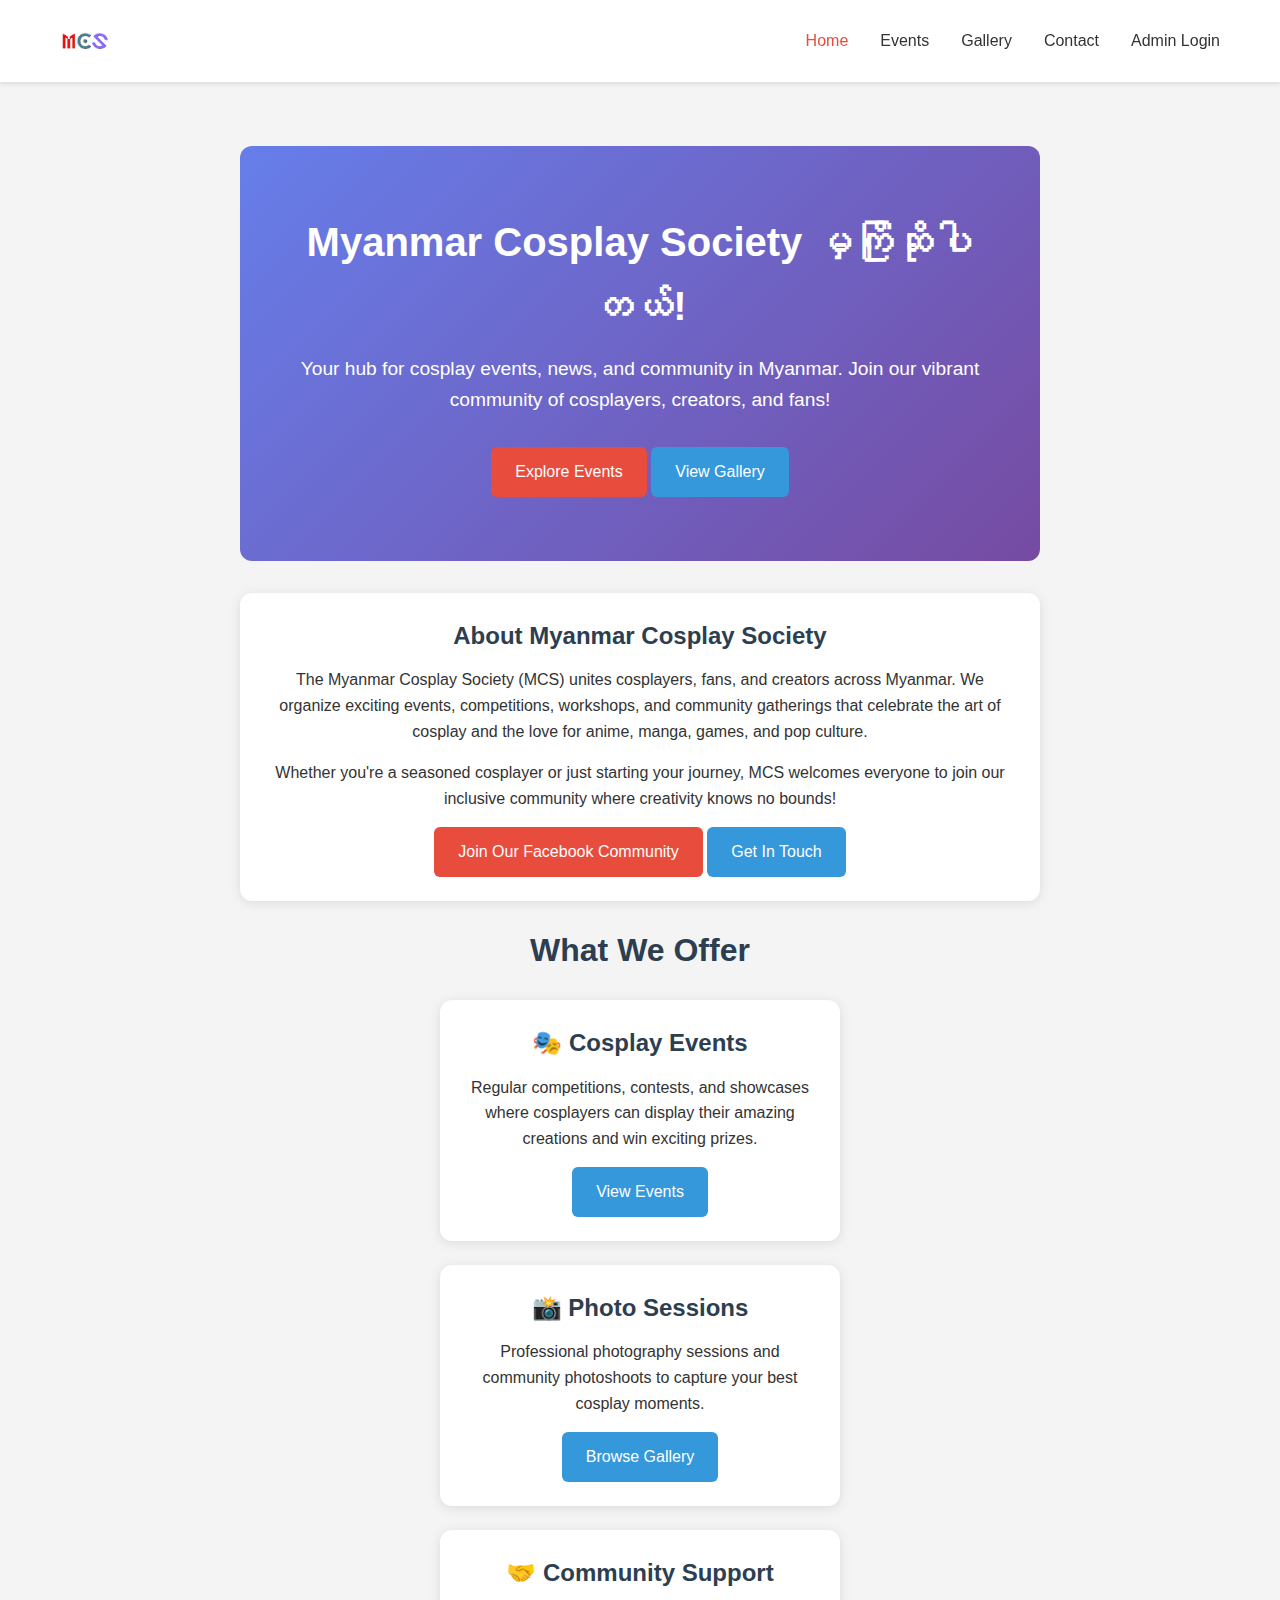
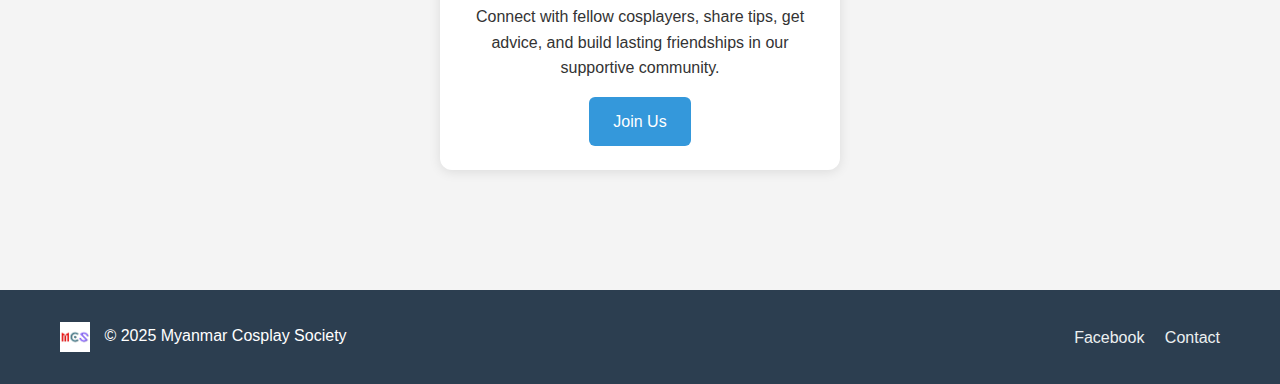
<file: index.html>
<!DOCTYPE html>
<html lang="en">
<head>
    <meta charset="UTF-8">
    <meta name="viewport" content="width=device-width, initial-scale=1.0">
    <title>Myanmar Cosplay Society - MCS Official Website</title>
    <link rel="stylesheet" href="css/style.css">
    <link rel="icon" href="assets/logos/409741896_326847926966167_8324030770226370805_n.jpg">
</head>
<body>
    <header>
        <div class="container nav-flex">
            <img src="assets/logos/409741896_326847926966167_8324030770226370805_n.jpg" alt="MCS Logo" class="logo">
            <nav>
                <ul>
                    <li><a href="index.html" class="active">Home</a></li>
                    <li><a href="events.html">Events</a></li>
                    <li><a href="gallery.html">Gallery</a></li>
                    <li><a href="contact.html">Contact</a></li>
                    <li><a href="login.html" class="login-link">Admin Login</a></li>
                </ul>
            </nav>
        </div>
    </header>
    <main>
        <section class="hero">
            <h2>Myanmar Cosplay Society မှကြိုဆိုပါတယ်!</h2>
            <p>Your hub for cosplay events, news, and community in Myanmar. Join our vibrant community of cosplayers, creators, and fans!</p>
            <div class="cta-center">
                <a href="events.html" class="btn-primary">Explore Events</a>
                <a href="gallery.html" class="btn-secondary">View Gallery</a>
            </div>
        </section>
        
        <section class="container">
            <div class="highlight-card" style="max-width: 800px;">
                <h3>About Myanmar Cosplay Society</h3>
                <p>
                    The Myanmar Cosplay Society (MCS) unites cosplayers, fans, and creators across Myanmar.
                    We organize exciting events, competitions, workshops, and community gatherings that celebrate
                    the art of cosplay and the love for anime, manga, games, and pop culture.
                </p>
                <p>
                    Whether you're a seasoned cosplayer or just starting your journey, MCS welcomes everyone
                    to join our inclusive community where creativity knows no bounds!
                </p>
                <div class="cta-center">
                    <a href="https://www.facebook.com/MCSmm2023" target="_blank" class="btn-primary">Join Our Facebook Community</a>
                    <a href="contact.html" class="btn-secondary">Get In Touch</a>
                </div>
            </div>
        </section>

        <section class="container">
            <h2 class="text-center">What We Offer</h2>
            <div class="event-list">
                <div class="highlight-card">
                    <h3>🎭 Cosplay Events</h3>
                    <p>Regular competitions, contests, and showcases where cosplayers can display their amazing creations and win exciting prizes.</p>
                    <div class="cta-center">
                        <a href="events.html" class="btn-secondary">View Events</a>
                    </div>
                </div>
                
                <div class="highlight-card">
                    <h3>📸 Photo Sessions</h3>
                    <p>Professional photography sessions and community photoshoots to capture your best cosplay moments.</p>
                    <div class="cta-center">
                        <a href="gallery.html" class="btn-secondary">Browse Gallery</a>
                    </div>
                </div>
                
                <div class="highlight-card">
                    <h3>🤝 Community Support</h3>
                    <p>Connect with fellow cosplayers, share tips, get advice, and build lasting friendships in our supportive community.</p>
                    <div class="cta-center">
                        <a href="contact.html" class="btn-secondary">Join Us</a>
                    </div>
                </div>
            </div>
        </section>
    </main>
    
    <footer>
        <div class="container footer-flex">
            <div>
                <img src="assets/logos/409741896_326847926966167_8324030770226370805_n.jpg" alt="MCS Logo" class="footer-logo">
                <span>&copy; 2025 Myanmar Cosplay Society</span>
            </div>
            <div>
                <a href="https://www.facebook.com/MCSmm2023" target="_blank">Facebook</a>
                <a href="contact.html">Contact</a>
            </div>
        </div>
    </footer>
    
    <script src="js/app.js"></script>
    <script>
        // Initialize homepage
        MCS.initPage('home');
    </script>
</body>
</html>
</file>
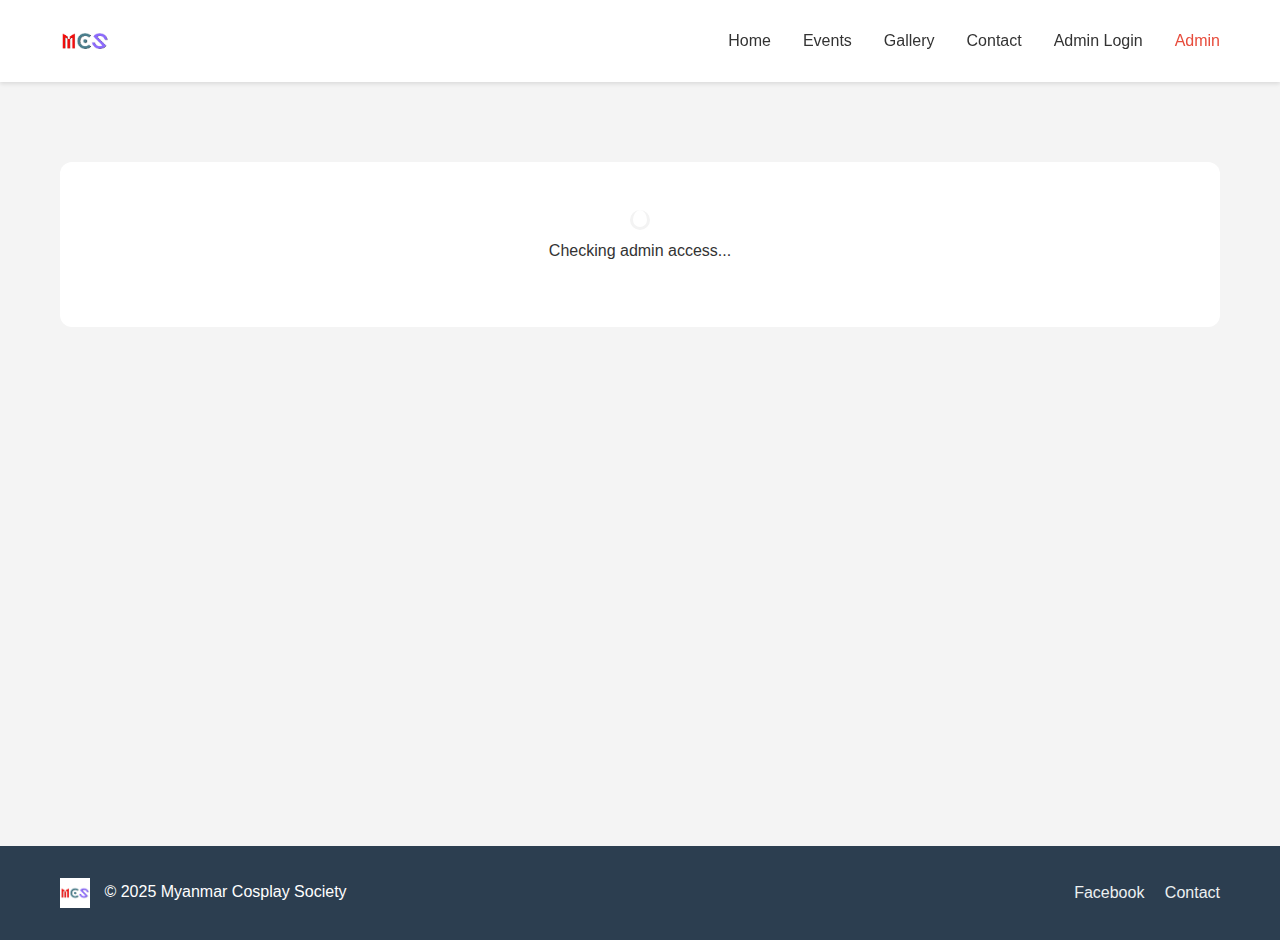
<file: admin.html>
<!DOCTYPE html>
<html lang="en">
<head>
  <meta charset="UTF-8">
  <meta name="viewport" content="width=device-width,initial-scale=1.0">
  <title>Admin Panel | Myanmar Cosplay Society</title>
  <link rel="stylesheet" href="css/style.css">
  <link rel="icon" href="assets/logos/409741896_326847926966167_8324030770226370805_n.jpg">
  <style>
    .admin-container {
      max-width: 1200px;
      margin: 48px auto;
      padding: 0 20px;
    }
    .admin-header {
      background: linear-gradient(135deg, var(--primary-color), var(--secondary-color));
      color: white;
      padding: 32px;
      border-radius: 12px;
      margin-bottom: 32px;
      text-align: center;
    }
    .admin-stats {
      display: grid;
      grid-template-columns: repeat(auto-fit, minmax(250px, 1fr));
      gap: 20px;
      margin-bottom: 32px;
    }
    .stat-card {
      background: white;
      padding: 24px;
      border-radius: 12px;
      box-shadow: var(--shadow-md);
      text-align: center;
    }
    .stat-number {
      font-size: 2.5rem;
      font-weight: bold;
      color: var(--primary-color);
    }
    .stat-label {
      color: var(--text-secondary);
      font-size: 0.9rem;
      text-transform: uppercase;
      letter-spacing: 0.5px;
    }
    .login-data-table {
      background: white;
      border-radius: 12px;
      box-shadow: var(--shadow-md);
      overflow: hidden;
    }
    .table-header {
      padding: 20px;
      background: var(--gray-100);
      border-bottom: 1px solid var(--gray-200);
    }
    .table-controls {
      display: flex;
      justify-content: space-between;
      align-items: center;
      margin-bottom: 16px;
    }
    .search-box {
      padding: 8px 12px;
      border: 1px solid var(--gray-300);
      border-radius: 6px;
      width: 300px;
    }
    .filter-select {
      padding: 8px 12px;
      border: 1px solid var(--gray-300);
      border-radius: 6px;
      margin-left: 12px;
    }
    .data-table {
      width: 100%;
      border-collapse: collapse;
    }
    .data-table th,
    .data-table td {
      padding: 12px 16px;
      text-align: left;
      border-bottom: 1px solid var(--gray-200);
    }
    .data-table th {
      background: var(--gray-50);
      font-weight: 600;
      color: var(--text-primary);
    }
    .data-table tbody tr:hover {
      background: var(--gray-50);
    }
    .method-badge {
      padding: 4px 8px;
      border-radius: 4px;
      font-size: 0.8rem;
      font-weight: 500;
    }
    .method-gmail {
      background: #FEE2E2;
      color: #DC2626;
    }
    .method-traditional {
      background: #E0E7FF;
      color: #3730A3;
    }
    .access-denied {
      text-align: center;
      padding: 48px;
      background: white;
      border-radius: 12px;
      box-shadow: var(--shadow-md);
    }
    .access-denied h2 {
      color: var(--error-color);
      margin-bottom: 16px;
    }
    .user-avatar {
      width: 32px;
      height: 32px;
      border-radius: 50%;
      object-fit: cover;
    }
    .loading-spinner {
      display: inline-block;
      width: 20px;
      height: 20px;
      border: 3px solid #f3f3f3;
      border-top: 3px solid var(--primary-color);
      border-radius: 50%;
      animation: spin 1s linear infinite;
    }
    @keyframes spin {
      0% { transform: rotate(0deg); }
      100% { transform: rotate(360deg); }
    }
    .export-btn {
      background: var(--success-color);
      color: white;
      border: none;
      padding: 8px 16px;
      border-radius: 6px;
      cursor: pointer;
      font-size: 0.9rem;
    }
    .export-btn:hover {
      background: #059669;
    }
  </style>
</head>
<body>
  <header>
    <div class="container nav-flex">
      <img src="assets/logos/409741896_326847926966167_8324030770226370805_n.jpg" alt="MCS Logo" class="logo">
      <nav>
        <ul>
          <li><a href="index.html">Home</a></li>
          <li><a href="events.html">Events</a></li>
          <li><a href="gallery.html">Gallery</a></li>
          <li><a href="contact.html">Contact</a></li>
          <li><a href="login.html">Admin Login</a></li>
          <li><a href="admin.html" class="active">Admin</a></li>
        </ul>
      </nav>
    </div>
  </header>

  <main>
    <!-- Access Check Container -->
    <div id="access-check" style="display: none;">
      <div class="admin-container">
        <div class="access-denied">
          <div class="loading-spinner"></div>
          <p>Checking admin access...</p>
        </div>
      </div>
    </div>

    <!-- Access Denied Container -->
    <div id="access-denied" style="display: none;">
      <div class="admin-container">
        <div class="access-denied">
          <h2>🔒 Access Denied</h2>
          <p>You need administrator privileges to access this page.</p>
          <p>Please <a href="login.html">login</a> with an admin account.</p>
        </div>
      </div>
    </div>

    <!-- Admin Panel Container -->
    <div id="admin-panel" style="display: none;">
      <div class="admin-container">
        <!-- Admin Header -->
        <div class="admin-header">
          <h1>🛡️ MCS Admin Panel</h1>
          <p>User Authentication & Login Data Management</p>
          <div style="margin-top: 16px;">
            Welcome, <span id="admin-name">Administrator</span>
            <button onclick="logout()" style="margin-left: 16px; padding: 6px 12px; background: rgba(255,255,255,0.2); color: white; border: none; border-radius: 4px; cursor: pointer;">Logout</button>
          </div>
        </div>

        <!-- Statistics Cards -->
        <div class="admin-stats">
          <div class="stat-card">
            <div class="stat-number" id="total-users">0</div>
            <div class="stat-label">Total Users</div>
          </div>
          <div class="stat-card">
            <div class="stat-number" id="total-logins">0</div>
            <div class="stat-label">Total Logins</div>
          </div>
          <div class="stat-card">
            <div class="stat-number" id="total-registrations">0</div>
            <div class="stat-label">Event Registrations</div>
          </div>
          <div class="stat-card">
            <div class="stat-number" id="today-logins">0</div>
            <div class="stat-label">Today's Logins</div>
          </div>
        </div>

        <!-- Event Registrations Table -->
        <div class="login-data-table" style="margin-bottom: 32px;">
          <div class="table-header">
            <div class="table-controls">
              <div>
                <h3>Event Registrations</h3>
              </div>
              <div>
                <input type="text" id="reg-search-input" class="search-box" placeholder="Search registrations...">
                <button class="export-btn" onclick="exportRegistrations()">Export Registrations</button>
              </div>
            </div>
          </div>
          
          <div style="overflow-x: auto;">
            <table class="data-table">
              <thead>
                <tr>
                  <th>Event</th>
                  <th>Name</th>
                  <th>Email</th>
                  <th>Contact Number</th>
                  <th>Type</th>
                  <th>Character</th>
                  <th>Facebook</th>
                  <th>Registration Time</th>
                  <th>Status</th>
                </tr>
              </thead>
              <tbody id="registrations-tbody">
                <!-- Registration data will be populated by JavaScript -->
              </tbody>
            </table>
          </div>
        </div>

        <!-- Login Data Table -->
        <div class="login-data-table">
          <div class="table-header">
            <div class="table-controls">
              <div>
                <h3>Login Activity Log</h3>
              </div>
              <div>
                <input type="text" id="search-input" class="search-box" placeholder="Search by name or email...">
                <select id="method-filter" class="filter-select">
                  <option value="">All Methods</option>
                  <option value="gmail">Gmail</option>
                  <option value="traditional">Traditional</option>
                </select>
                <button class="export-btn" onclick="exportData()">Export CSV</button>
              </div>
            </div>
          </div>
          
          <div style="overflow-x: auto;">
            <table class="data-table">
              <thead>
                <tr>
                  <th>User</th>
                  <th>Email</th>
                  <th>Login Method</th>
                  <th>Login Time</th>
                  <th>User Agent</th>
                </tr>
              </thead>
              <tbody id="login-data-tbody">
                <!-- Data will be populated by JavaScript -->
              </tbody>
            </table>
          </div>
        </div>
      </div>
    </div>
  </main>

  <footer>
    <div class="container footer-flex">
      <div>
        <img src="assets/logos/409741896_326847926966167_8324030770226370805_n.jpg" alt="MCS Logo" class="footer-logo">
        <span>© 2025 Myanmar Cosplay Society</span>
      </div>
      <div>
        <a href="https://www.facebook.com/MCSmm2023" target="_blank">Facebook</a>
        <a href="contact.html">Contact</a>
      </div>
    </div>
  </footer>

  <script src="js/app.js"></script>
  <script src="js/auth.js"></script>
  <script src="js/admin.js"></script>
</body>
</html>
</file>
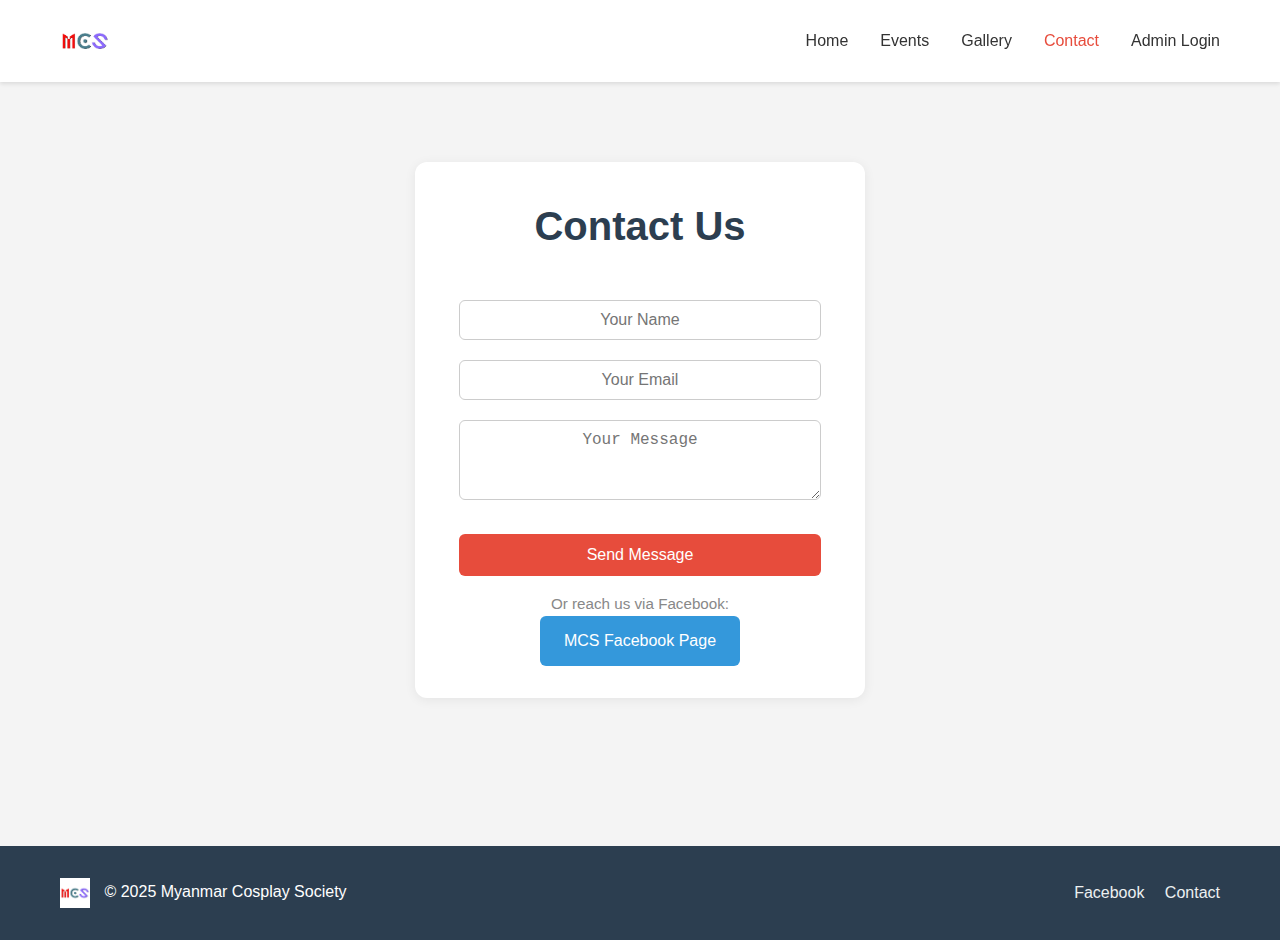
<file: contact.html>
<!DOCTYPE html>
<html lang="en">
<head>
  <meta charset="UTF-8">
  <meta name="viewport" content="width=device-width,initial-scale=1.0">
  <title>Contact | Myanmar Cosplay Society</title>
  <link rel="stylesheet" href="css/style.css">
  <link rel="icon" href="assets/logos/409741896_326847926966167_8324030770226370805_n.jpg">
  <style>
    .contact-card {
      max-width: 450px;
      margin: 48px auto;
      background: #fff;
      border-radius: 12px;
      box-shadow: 0 2px 12px #0001;
      padding: 32px 24px;
      text-align: center;
    }
    .contact-card input,
    .contact-card textarea {
      width: 90%;
      padding: 10px;
      margin: 10px 0;
      border-radius: 6px;
      border: 1px solid #ccc;
      font-size: 1rem;
      text-align: center;
    }
    .contact-card textarea {
      min-height: 80px;
      resize: vertical;
    }
    .contact-card .btn-primary {
      width: 90%;
      margin-top: 16px;
    }
    .contact-card .note {
      color: #888;
      font-size: .95rem;
      margin-top: 16px;
    }
  </style>
</head>
<body>
  <header>
    <div class="container nav-flex">
      <img src="assets/logos/409741896_326847926966167_8324030770226370805_n.jpg" alt="MCS Logo" class="logo">
      <nav>
        <ul>
          <li><a href="index.html">Home</a></li>
          <li><a href="events.html">Events</a></li>
          <li><a href="gallery.html">Gallery</a></li>
          <li><a href="contact.html" class="active">Contact</a></li>
          <li><a href="login.html" class="login-link">Admin Login</a></li>
        </ul>
      </nav>
    </div>
  </header>
  <main>
    <section>
      <div class="contact-card">
        <h1>Contact Us</h1>
        <form onsubmit="alert('Thank you for contacting us! We will get back to you soon.'); return false;">
          <input type="text" placeholder="Your Name" required><br>
          <input type="email" placeholder="Your Email" required><br>
          <textarea placeholder="Your Message" required></textarea><br>
          <button type="submit" class="btn-primary">Send Message</button>
        </form>
        <div class="note">
          Or reach us via Facebook:<br>
          <a href="https://www.facebook.com/MCSmm2023" class="btn-secondary" target="_blank">MCS Facebook Page</a>
        </div>
      </div>
    </section>
  </main>
  <footer>
    <div class="container footer-flex">
      <div>
        <img src="assets/logos/409741896_326847926966167_8324030770226370805_n.jpg" alt="MCS Logo" class="footer-logo">
        <span>© 2025 Myanmar Cosplay Society</span>
      </div>
      <div>
        <a href="https://www.facebook.com/MCSmm2023" target="_blank">Facebook</a>
        <a href="contact.html">Contact</a>
      </div>
    </div>
  </footer>
  <script src="js/app.js"></script>
</body>
</html>
</file>
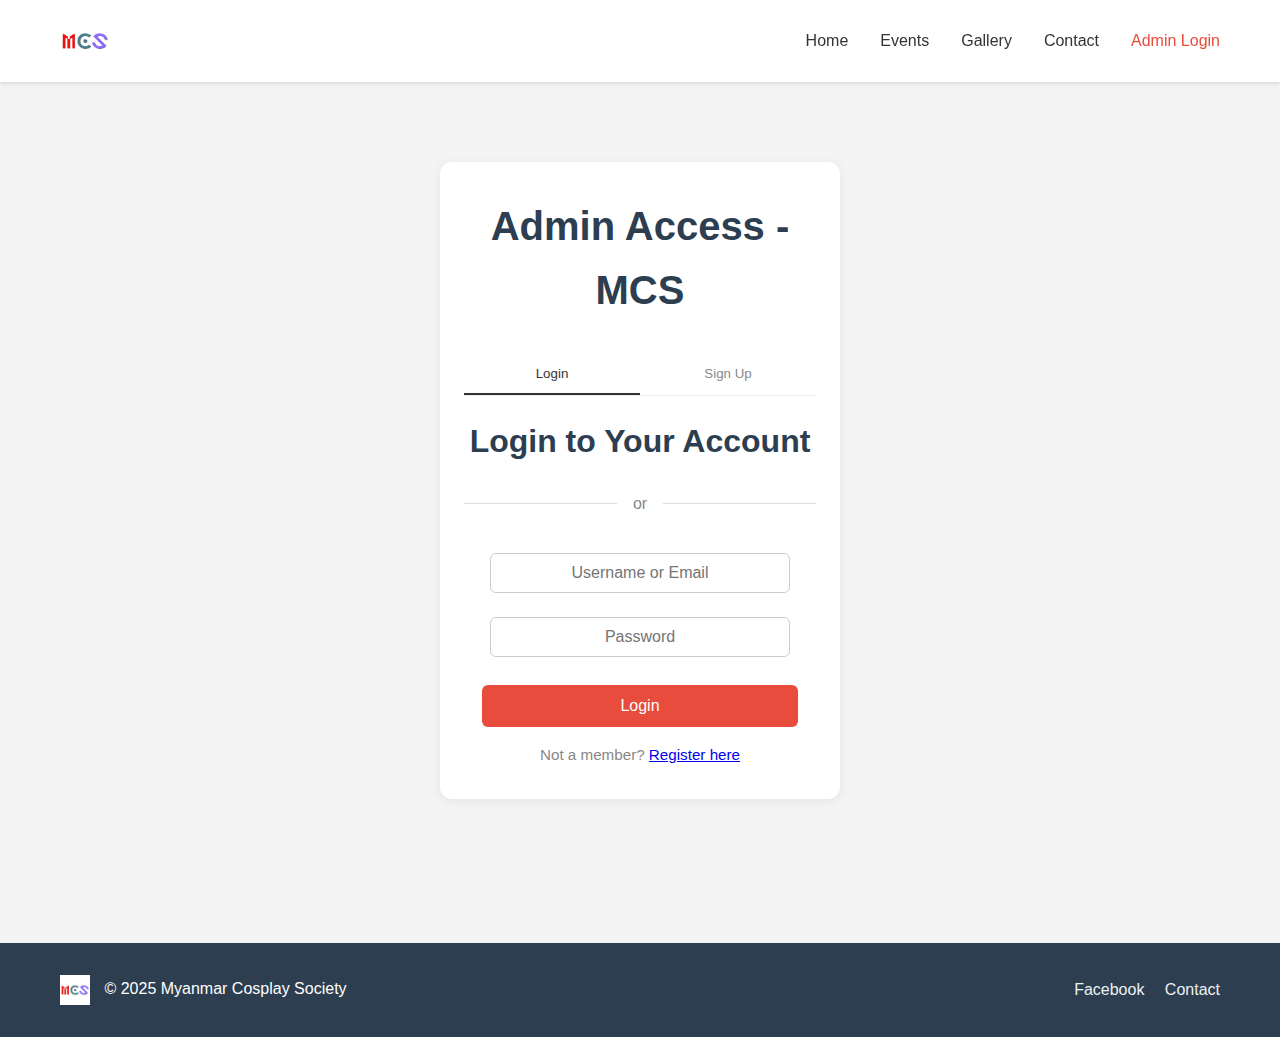
<file: login.html>
<!DOCTYPE html>
<html lang="en">
<head>
  <meta charset="UTF-8">
  <meta name="viewport" content="width=device-width,initial-scale=1.0">
  <title>Admin Login | Myanmar Cosplay Society</title>
  <link rel="stylesheet" href="css/style.css">
  <link rel="icon" href="assets/logos/409741896_326847926966167_8324030770226370805_n.jpg">
  <script src="https://accounts.google.com/gsi/client" async defer></script>
  <style>
    .login-card {
      max-width: 400px;
      margin: 48px auto;
      background: #fff;
      border-radius: 12px;
      box-shadow: 0 2px 12px #0001;
      padding: 32px 24px;
      text-align: center;
    }
    .login-card input {
      width: 85%;
      padding: 10px;
      margin: 12px 0;
      border-radius: 6px;
      border: 1px solid #ccc;
      font-size: 1rem;
      text-align: center;
    }
    .login-card .btn-primary {
      width: 90%;
      margin-top: 16px;
    }
    .login-card .note {
      color: #888;
      font-size: .95rem;
      margin-top: 16px;
    }
    .divider {
      display: flex;
      align-items: center;
      margin: 24px 0;
      color: #888;
    }
    .divider::before,
    .divider::after {
      content: '';
      flex: 1;
      height: 1px;
      background: #ddd;
    }
    .divider::before {
      margin-right: 16px;
    }
    .divider::after {
      margin-left: 16px;
    }
    .google-btn {
      display: flex;
      align-items: center;
      justify-content: center;
      width: 90%;
      margin: 12px auto;
      padding: 12px;
      border: 1px solid #ddd;
      border-radius: 6px;
      background: white;
      color: #333;
      text-decoration: none;
      cursor: pointer;
      transition: all 0.3s ease;
    }
    .google-btn:hover {
      background: #f8f8f8;
      border-color: #ccc;
    }
    .google-btn img {
      width: 20px;
      height: 20px;
      margin-right: 8px;
    }
    .auth-tabs {
      display: flex;
      margin-bottom: 20px;
      border-bottom: 1px solid #eee;
    }
    .auth-tab {
      flex: 1;
      padding: 12px;
      text-align: center;
      background: none;
      border: none;
      cursor: pointer;
      color: #888;
      border-bottom: 2px solid transparent;
    }
    .auth-tab.active {
      color: var(--primary-color);
      border-bottom-color: var(--primary-color);
    }
    .auth-form {
      display: none;
    }
    .auth-form.active {
      display: block;
    }
  </style>
</head>
<body>
  <header>
    <div class="container nav-flex">
      <img src="assets/logos/409741896_326847926966167_8324030770226370805_n.jpg" alt="MCS Logo" class="logo">
      <nav>
        <ul>
          <li><a href="index.html">Home</a></li>
          <li><a href="events.html">Events</a></li>
          <li><a href="gallery.html">Gallery</a></li>
          <li><a href="contact.html">Contact</a></li>
          <li><a href="login.html" class="active">Admin Login</a></li>
        </ul>
      </nav>
    </div>
  </header>
  <main>
    <section>
      <div class="login-card">
        <h1>Admin Access - MCS</h1>
        
        <!-- Auth Tabs -->
        <div class="auth-tabs">
          <button class="auth-tab active" onclick="switchTab('login')">Login</button>
          <button class="auth-tab" onclick="switchTab('signup')">Sign Up</button>
        </div>

        <!-- Login Form -->
        <div id="login-form" class="auth-form active">
          <h2>Login to Your Account</h2>
          
          <!-- Gmail Login Button -->
          <div id="g_id_onload"
               data-client_id="YOUR_GOOGLE_CLIENT_ID"
               data-context="signin"
               data-ux_mode="popup"
               data-callback="handleCredentialResponse"
               data-auto_prompt="false">
          </div>
          <div class="g_id_signin" 
               data-type="standard"
               data-shape="rectangular"
               data-theme="outline"
               data-text="signin_with"
               data-size="large"
               data-logo_alignment="left"
               data-width="320">
          </div>
          
          <div class="divider">or</div>
          
          <!-- Traditional Login Form -->
          <form onsubmit="handleTraditionalLogin(event)">
            <input type="text" placeholder="Username or Email" required><br>
            <input type="password" placeholder="Password" required><br>
            <button type="submit" class="btn-primary">Login</button>
          </form>
        </div>

        <!-- Signup Form -->
        <div id="signup-form" class="auth-form">
          <h2>Create New Account</h2>
          
          <!-- Gmail Signup Button -->
          <div class="google-btn" onclick="handleGoogleSignup()">
            <svg width="20" height="20" viewBox="0 0 24 24">
              <path fill="#4285F4" d="M22.56 12.25c0-.78-.07-1.53-.2-2.25H12v4.26h5.92c-.26 1.37-1.04 2.53-2.21 3.31v2.77h3.57c2.08-1.92 3.28-4.74 3.28-8.09z"/>
              <path fill="#34A853" d="M12 23c2.97 0 5.46-.98 7.28-2.66l-3.57-2.77c-.98.66-2.23 1.06-3.71 1.06-2.86 0-5.29-1.93-6.16-4.53H2.18v2.84C3.99 20.53 7.7 23 12 23z"/>
              <path fill="#FBBC05" d="M5.84 14.09c-.22-.66-.35-1.36-.35-2.09s.13-1.43.35-2.09V7.07H2.18C1.43 8.55 1 10.22 1 12s.43 3.45 1.18 4.93l2.85-2.22.81-.62z"/>
              <path fill="#EA4335" d="M12 5.38c1.62 0 3.06.56 4.21 1.64l3.15-3.15C17.45 2.09 14.97 1 12 1 7.7 1 3.99 3.47 2.18 7.07l3.66 2.84c.87-2.6 3.3-4.53 6.16-4.53z"/>
            </svg>
            Sign up with Google
          </div>
          
          <div class="divider">or</div>
          
          <!-- Traditional Signup Form -->
          <form onsubmit="handleTraditionalSignup(event)">
            <input type="text" placeholder="Full Name" required><br>
            <input type="email" placeholder="Email Address" required><br>
            <input type="password" placeholder="Create Password" required><br>
            <input type="password" placeholder="Confirm Password" required><br>
            <button type="submit" class="btn-primary">Create Account</button>
          </form>
        </div>

        <div class="note">
          <span id="auth-switch-text">Not a member? <a href="#" onclick="switchTab('signup'); return false;">Register here</a></span>
        </div>
      </div>
    </section>
  </main>
  <footer>
    <div class="container footer-flex">
      <div>
        <img src="assets/logos/409741896_326847926966167_8324030770226370805_n.jpg" alt="MCS Logo" class="footer-logo">
        <span>© 2025 Myanmar Cosplay Society</span>
      </div>
      <div>
        <a href="https://www.facebook.com/MCSmm2023" target="_blank">Facebook</a>
        <a href="contact.html">Contact</a>
      </div>
    </div>
  </footer>
  <script src="js/app.js"></script>
  <script src="js/auth.js"></script>
</body>
</html>
</file>
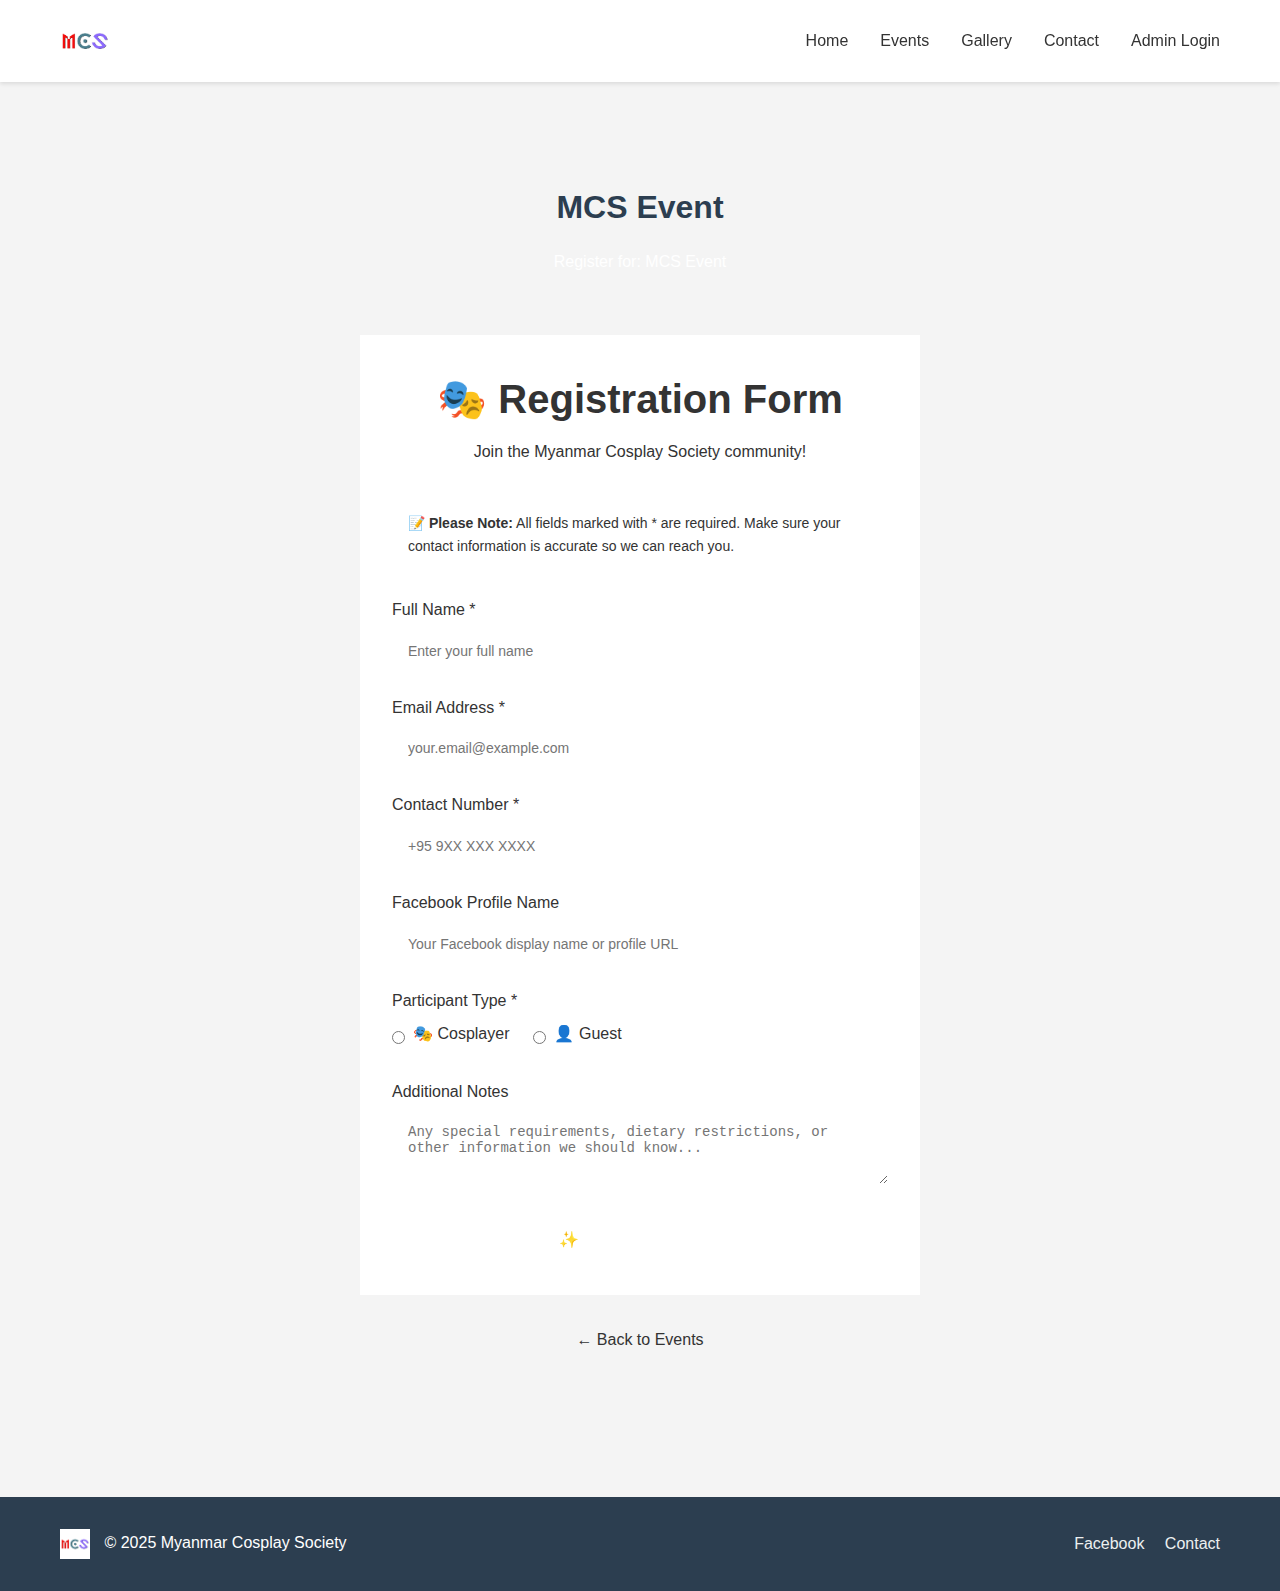
<file: register.html>
<!DOCTYPE html>
<html lang="en">
<head>
  <meta charset="UTF-8">
  <meta name="viewport" content="width=device-width,initial-scale=1.0">
  <title>Event Registration | Myanmar Cosplay Society</title>
  <link rel="stylesheet" href="css/style.css">
  <link rel="icon" href="assets/logos/409741896_326847926966167_8324030770226370805_n.jpg">
  <style>
    .registration-container {
      max-width: 600px;
      margin: 48px auto;
      padding: 0 20px;
    }
    
    .registration-card {
      background: white;
      border-radius: var(--border-radius-lg);
      box-shadow: var(--shadow-lg);
      padding: 32px;
      margin-bottom: 32px;
    }
    
    .registration-header {
      text-align: center;
      margin-bottom: 32px;
    }
    
    .registration-header h1 {
      color: var(--primary-color);
      margin-bottom: 8px;
    }
    
    .registration-header p {
      color: var(--text-secondary);
    }
    
    .form-group {
      margin-bottom: 24px;
    }
    
    .form-group label {
      display: block;
      margin-bottom: 8px;
      font-weight: 500;
      color: var(--text-primary);
    }
    
    .form-group input,
    .form-group select,
    .form-group textarea {
      width: 100%;
      padding: 12px 16px;
      border: 2px solid var(--gray-200);
      border-radius: var(--border-radius);
      font-size: 14px;
      transition: border-color 0.3s ease;
    }
    
    .form-group input:focus,
    .form-group select:focus,
    .form-group textarea:focus {
      outline: none;
      border-color: var(--primary-color);
    }
    
    .form-group.hidden {
      display: none;
    }
    
    .radio-group {
      display: flex;
      gap: 24px;
      margin-top: 8px;
    }
    
    .radio-option {
      display: flex;
      align-items: center;
      gap: 8px;
    }
    
    .radio-option input[type="radio"] {
      width: auto;
      margin: 0;
    }
    
    .btn-register {
      width: 100%;
      background: linear-gradient(135deg, var(--primary-color), var(--primary-light));
      color: white;
      border: none;
      padding: 14px 24px;
      border-radius: var(--border-radius);
      font-size: 16px;
      font-weight: 600;
      cursor: pointer;
      transition: transform 0.2s ease;
    }
    
    .btn-register:hover {
      transform: translateY(-2px);
    }
    
    .btn-register:disabled {
      background: var(--gray-300);
      cursor: not-allowed;
      transform: none;
    }
    
    .form-note {
      background: var(--gray-100);
      padding: 16px;
      border-radius: var(--border-radius);
      margin-bottom: 24px;
      font-size: 14px;
      color: var(--text-secondary);
    }
    
    .event-info {
      background: linear-gradient(135deg, var(--primary-color), var(--secondary-color));
      color: white;
      padding: 20px;
      border-radius: var(--border-radius);
      margin-bottom: 24px;
      text-align: center;
    }
    
    .required {
      color: var(--error-color);
    }
  </style>
</head>
<body>
  <header>
    <div class="container nav-flex">
      <img src="assets/logos/409741896_326847926966167_8324030770226370805_n.jpg" alt="MCS Logo" class="logo">
      <nav>
        <ul>
          <li><a href="index.html">Home</a></li>
          <li><a href="events.html">Events</a></li>
          <li><a href="gallery.html">Gallery</a></li>
          <li><a href="contact.html">Contact</a></li>
          <li><a href="login.html" class="login-link">Admin Login</a></li>
        </ul>
      </nav>
    </div>
  </header>

  <main>
    <div class="registration-container">
      <!-- Event Information -->
      <div class="event-info" id="event-info">
        <h2 id="event-title">Event Registration</h2>
        <p id="event-details">Please fill out the form below to register for this event.</p>
      </div>

      <!-- Registration Form -->
      <div class="registration-card">
        <div class="registration-header">
          <h1>🎭 Registration Form</h1>
          <p>Join the Myanmar Cosplay Society community!</p>
        </div>

        <div class="form-note">
          <strong>📝 Please Note:</strong> All fields marked with <span class="required">*</span> are required. 
          Make sure your contact information is accurate so we can reach you.
        </div>

        <form id="registration-form">
          <!-- Personal Information -->
          <div class="form-group">
            <label for="full-name">Full Name <span class="required">*</span></label>
            <input type="text" id="full-name" name="fullName" required placeholder="Enter your full name">
          </div>

          <div class="form-group">
            <label for="email">Email Address <span class="required">*</span></label>
            <input type="email" id="email" name="email" required placeholder="your.email@example.com">
          </div>

          <div class="form-group">
            <label for="contact-number">Contact Number <span class="required">*</span></label>
            <input type="tel" id="contact-number" name="contactNumber" required placeholder="+95 9XX XXX XXXX">
          </div>

          <div class="form-group">
            <label for="facebook-profile">Facebook Profile Name</label>
            <input type="text" id="facebook-profile" name="facebookProfile" placeholder="Your Facebook display name or profile URL">
          </div>

          <!-- Participant Type -->
          <div class="form-group">
            <label>Participant Type <span class="required">*</span></label>
            <div class="radio-group">
              <div class="radio-option">
                <input type="radio" id="cosplayer" name="participantType" value="cosplayer" required>
                <label for="cosplayer">🎭 Cosplayer</label>
              </div>
              <div class="radio-option">
                <input type="radio" id="guest" name="participantType" value="guest" required>
                <label for="guest">👤 Guest</label>
              </div>
            </div>
          </div>

          <!-- Character Information (shown only if Cosplayer is selected) -->
          <div class="form-group hidden" id="character-group">
            <label for="character-name">Character Name <span class="required">*</span></label>
            <input type="text" id="character-name" name="characterName" placeholder="Name of the character you're cosplaying">
          </div>

          <div class="form-group hidden" id="character-series-group">
            <label for="character-series">Character Series/Source</label>
            <input type="text" id="character-series" name="characterSeries" placeholder="Anime, Game, Movie, etc. (optional)">
          </div>

          <!-- Additional Information -->
          <div class="form-group">
            <label for="additional-notes">Additional Notes</label>
            <textarea id="additional-notes" name="additionalNotes" rows="3" placeholder="Any special requirements, dietary restrictions, or other information we should know..."></textarea>
          </div>

          <!-- Submit Button -->
          <button type="submit" class="btn-register" id="submit-btn">
            ✨ Register for Event
          </button>
        </form>
      </div>

      <!-- Back to Events -->
      <div style="text-align: center; margin-top: 24px;">
        <a href="events.html" style="color: var(--primary-color); text-decoration: none;">
          ← Back to Events
        </a>
      </div>
    </div>
  </main>

  <footer>
    <div class="container footer-flex">
      <div>
        <img src="assets/logos/409741896_326847926966167_8324030770226370805_n.jpg" alt="MCS Logo" class="footer-logo">
        <span>© 2025 Myanmar Cosplay Society</span>
      </div>
      <div>
        <a href="https://www.facebook.com/MCSmm2023" target="_blank">Facebook</a>
        <a href="contact.html">Contact</a>
      </div>
    </div>
  </footer>

  <script src="js/app.js"></script>
  <script src="js/auth.js"></script>
  <script>
    // Get event information from URL parameters
    const urlParams = new URLSearchParams(window.location.search);
    const eventTitle = urlParams.get('event') || 'MCS Event';
    
    // Update event information display
    document.getElementById('event-title').textContent = eventTitle;
    document.getElementById('event-details').textContent = `Register for: ${eventTitle}`;

    // Handle participant type change
    document.addEventListener('DOMContentLoaded', function() {
      const cosplayerRadio = document.getElementById('cosplayer');
      const guestRadio = document.getElementById('guest');
      const characterGroup = document.getElementById('character-group');
      const characterSeriesGroup = document.getElementById('character-series-group');
      const characterNameInput = document.getElementById('character-name');

      function toggleCharacterFields() {
        if (cosplayerRadio.checked) {
          characterGroup.classList.remove('hidden');
          characterSeriesGroup.classList.remove('hidden');
          characterNameInput.setAttribute('required', 'required');
        } else {
          characterGroup.classList.add('hidden');
          characterSeriesGroup.classList.add('hidden');
          characterNameInput.removeAttribute('required');
          characterNameInput.value = '';
          document.getElementById('character-series').value = '';
        }
      }

      cosplayerRadio.addEventListener('change', toggleCharacterFields);
      guestRadio.addEventListener('change', toggleCharacterFields);
    });

    // Handle form submission
    document.getElementById('registration-form').addEventListener('submit', function(e) {
      e.preventDefault();
      
      const submitBtn = document.getElementById('submit-btn');
      const originalText = submitBtn.textContent;
      
      // Disable button and show loading
      submitBtn.disabled = true;
      submitBtn.textContent = '⏳ Registering...';

      // Collect form data
      const formData = new FormData(this);
      const registrationData = {
        id: 'reg_' + Date.now(),
        eventTitle: eventTitle,
        fullName: formData.get('fullName'),
        email: formData.get('email'),
        contactNumber: formData.get('contactNumber'),
        facebookProfile: formData.get('facebookProfile'),
        participantType: formData.get('participantType'),
        characterName: formData.get('characterName'),
        characterSeries: formData.get('characterSeries'),
        additionalNotes: formData.get('additionalNotes'),
        registrationTime: new Date().toISOString(),
        status: 'registered'
        // Note: userId removed as registration no longer requires login
      };

      // Store registration data
      const registrations = JSON.parse(localStorage.getItem('mcs_event_registrations') || '[]');
      registrations.push(registrationData);
      localStorage.setItem('mcs_event_registrations', JSON.stringify(registrations));

      // Show success message
      setTimeout(() => {
        alert(`🎉 Congratulation! Registered successfully!\n\nThank you, ${registrationData.fullName}! We will contact you at ${registrationData.contactNumber}.\n\nRedirecting to events page...`);
        
        // Redirect back to events page
        window.location.href = 'events.html';
      }, 1000);
    });

    // Add form validation feedback
    document.addEventListener('DOMContentLoaded', function() {
      const inputs = document.querySelectorAll('input[required], select[required]');
      
      inputs.forEach(input => {
        input.addEventListener('blur', function() {
          if (this.value.trim() === '') {
            this.style.borderColor = 'var(--error-color)';
          } else {
            this.style.borderColor = 'var(--gray-200)';
          }
        });
        
        input.addEventListener('input', function() {
          if (this.value.trim() !== '') {
            this.style.borderColor = 'var(--success-color)';
          }
        });
      });
    });
  </script>
</body>
</html>
</file>
<file: css/style.css>
/* Myanmar Cosplay Society Website Styles */

* {
  margin: 0;
  padding: 0;
  box-sizing: border-box;
}

body {
  font-family: Arial, sans-serif;
  line-height: 1.6;
  color: #333;
  background-color: #f4f4f4;
}

.container {
  max-width: 1200px;
  margin: 0 auto;
  padding: 0 20px;
}

/* Header Styles */
header {
  background-color: #fff;
  box-shadow: 0 2px 4px rgba(0,0,0,0.1);
  position: sticky;
  top: 0;
  z-index: 100;
}

.nav-flex {
  display: flex;
  align-items: center;
  justify-content: space-between;
  padding: 1rem 20px;
}

.logo {
  height: 50px;
  width: auto;
}

nav ul {
  display: flex;
  list-style: none;
  gap: 2rem;
}

nav a {
  text-decoration: none;
  color: #333;
  font-weight: 500;
  transition: color 0.3s;
}

nav a:hover,
nav a.active {
  color: #e74c3c;
}

/* Main Content */
main {
  min-height: calc(100vh - 200px);
  padding: 2rem 0;
}

h1, h2, h3 {
  color: #2c3e50;
  margin-bottom: 1rem;
  text-align: center;
}

h1 {
  font-size: 2.5rem;
  margin-bottom: 2rem;
}

h2 {
  font-size: 2rem;
}

h3 {
  font-size: 1.5rem;
}

p {
  margin-bottom: 1rem;
  text-align: center;
}

/* Cards and Highlights */
.highlight-card {
  background: #fff;
  border-radius: 12px;
  box-shadow: 0 2px 12px rgba(0,0,0,0.1);
  padding: 24px;
  margin: 24px auto;
  text-align: center;
  max-width: 400px;
}

.highlight-card img {
  width: 100%;
  height: 200px;
  object-fit: cover;
  border-radius: 8px;
  margin-bottom: 16px;
}

.highlight-card h3 {
  margin-bottom: 12px;
  color: #2c3e50;
}

/* Buttons */
.btn-primary,
.btn-secondary {
  display: inline-block;
  padding: 12px 24px;
  text-decoration: none;
  border-radius: 6px;
  font-weight: 500;
  transition: all 0.3s;
  border: none;
  cursor: pointer;
  font-size: 1rem;
}

.btn-primary {
  background-color: #e74c3c;
  color: white;
}

.btn-primary:hover {
  background-color: #c0392b;
}

.btn-secondary {
  background-color: #3498db;
  color: white;
}

.btn-secondary:hover {
  background-color: #2980b9;
}

/* Hero Section */
.hero {
  background: linear-gradient(135deg, #667eea 0%, #764ba2 100%);
  color: white;
  padding: 4rem 2rem;
  text-align: center;
  border-radius: 12px;
  margin: 2rem auto;
  max-width: 800px;
}

.hero h2 {
  color: white;
  font-size: 2.5rem;
  margin-bottom: 1rem;
}

.hero p {
  font-size: 1.2rem;
  margin-bottom: 2rem;
}

/* Footer */
footer {
  background-color: #2c3e50;
  color: white;
  padding: 2rem 0;
  margin-top: 4rem;
}

.footer-flex {
  display: flex;
  justify-content: space-between;
  align-items: center;
  flex-wrap: wrap;
}

.footer-logo {
  height: 30px;
  width: auto;
  margin-right: 10px;
  vertical-align: middle;
}

footer a {
  color: #ecf0f1;
  text-decoration: none;
  margin-left: 1rem;
}

footer a:hover {
  color: #3498db;
}

/* Responsive Design */
@media (max-width: 768px) {
  .nav-flex {
    flex-direction: column;
    gap: 1rem;
  }

  nav ul {
    gap: 1rem;
    flex-wrap: wrap;
    justify-content: center;
  }

  .hero h2 {
    font-size: 2rem;
  }

  .footer-flex {
    flex-direction: column;
    text-align: center;
    gap: 1rem;
  }

  h1 {
    font-size: 2rem;
  }
}

@media (max-width: 480px) {
  .container {
    padding: 0 10px;
  }

  nav ul {
    gap: 0.5rem;
  }

  nav a {
    font-size: 0.9rem;
  }

  .highlight-card {
    padding: 16px;
    margin: 16px auto;
  }

  .btn-primary,
  .btn-secondary {
    padding: 10px 20px;
    font-size: 0.9rem;
  }
}
</file>
